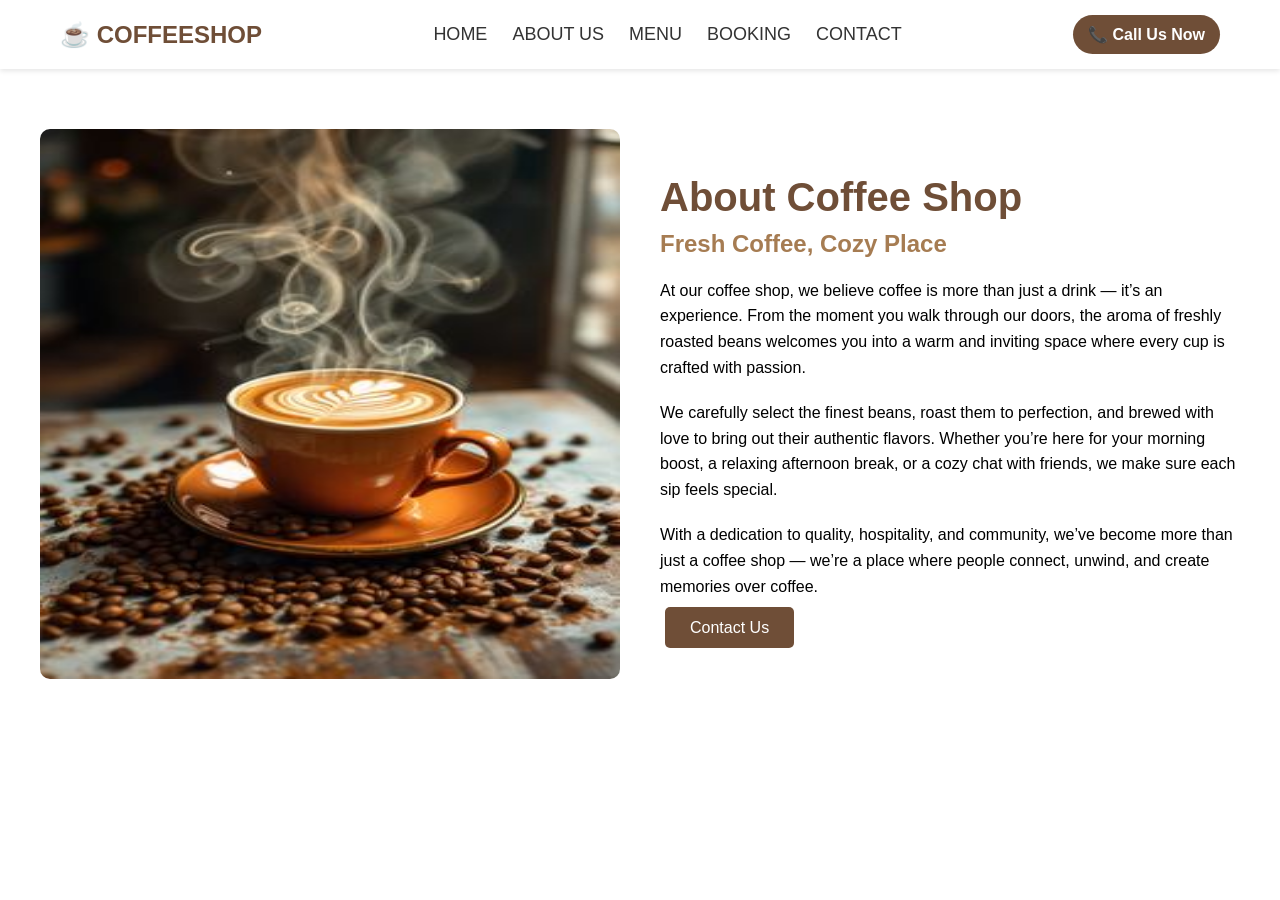
<file: about.html>
<!DOCTYPE html>
<html lang="en">
<head>
    <meta charset="UTF-8">
    <meta name="viewport" content="width=device-width, initial-scale=1.0">
    <title>Coffee Shop</title>
    <link rel="stylesheet" href="style.css">
     <link rel="stylesheet" href="https://cdnjs.cloudflare.com/ajax/libs/font-awesome/6.5.0/css/all.min.css">
  <link rel="stylesheet" href="https://cdn.jsdelivr.net/npm/swiper@10/swiper-bundle.min.css" />

</head>
<body>
    <!-- ===== Sticky Header ===== -->
     <header class="site-header">
  <div class="container">
    <div class="logo">
      <a href="index.html">☕ CoffeeShop</a>
    </div>
    <nav class="navbar" id="navbar">
      <ul>
        <li><a href="index.html">Home</a></li>
        <li><a href="about.html">About Us</a></li>
        <li><a href="menu.html">Menu</a></li>
		<li><a href="booking.html">Booking</a></li>
        <li><a href="contact.html">Contact</a></li>
      </ul>
    </nav>
     <div class="call-btn">
      <a href="tel:+8801700000000">📞 Call Us Now</a>
      <button class="mobile-toggle" onclick="toggleMenu()">☰</button>
    </div>
  </div>
</header>
<!-- About Us -->
<section class="about-section">
    <div class="about-content">
        <!-- Image Column -->
        <div class="about-image">
            <img src="./images/cofff.jpg" alt="About Us Image" height="550px">
        </div>

        <!-- Text Column -->
        <div class="about-text">
            <h2>About Coffee Shop</h2>
            <h4>Fresh Coffee, Cozy Place</h4>
            <p>
               At our coffee shop, we believe coffee is more than just a drink — it’s an experience. From the moment you walk through our doors, the aroma of freshly roasted beans welcomes you into a warm and inviting space where every cup is crafted with passion.
</p><p>
We carefully select the finest beans, roast them to perfection, and brewed with love to bring out their authentic flavors. Whether you’re here for your morning boost, a relaxing afternoon break, or a cozy chat with friends, we make sure each sip feels special.
</p><p>
With a dedication to quality, hospitality, and community, we’ve become more than just a coffee shop — we’re a place where people connect, unwind, and create memories over coffee.
            </p>
            <a href="contact.html" class="btn">Contact Us</a>
        </div>
    </div>
</section>
</file>
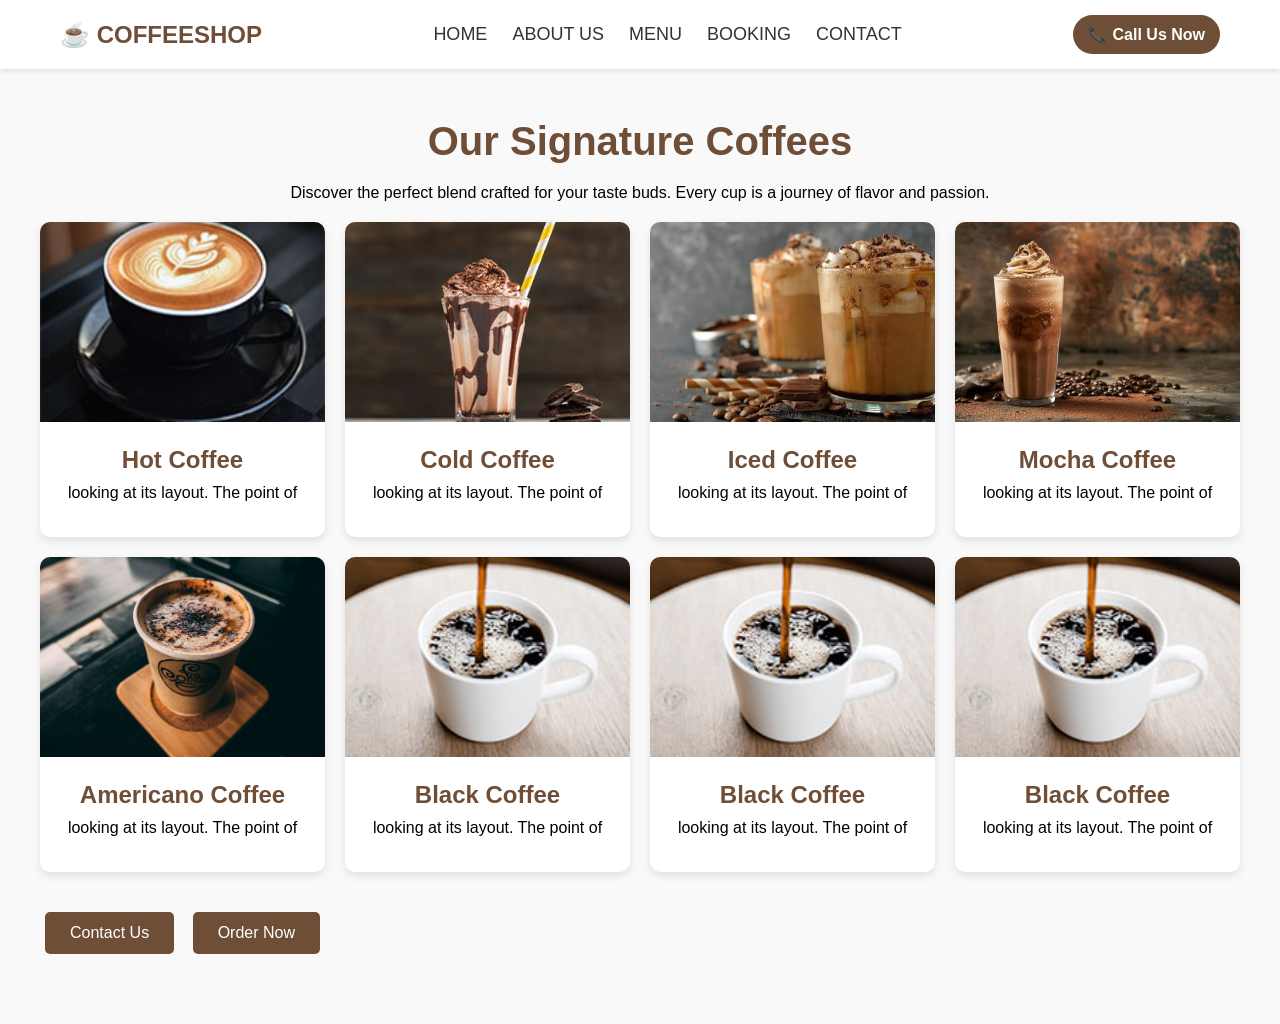
<file: menu.html>
<!DOCTYPE html>
<html lang="en">

<head>
    <meta charset="UTF-8">
    <meta name="viewport" content="width=device-width, initial-scale=1.0">
    <title>Coffee Shop</title>
    <link rel="stylesheet" href="style.css">
    <link rel="stylesheet" href="https://cdnjs.cloudflare.com/ajax/libs/font-awesome/6.5.0/css/all.min.css">
    <link rel="stylesheet" href="https://cdn.jsdelivr.net/npm/swiper@10/swiper-bundle.min.css" />

</head>

<body>
    <!-- ===== Sticky Header ===== -->
    <header class="site-header">
        <div class="container">
            <div class="logo">
                <a href="index.html">☕ CoffeeShop</a>
            </div>
            <nav class="navbar" id="navbar">
                <ul>
                    <li><a href="index.html">Home</a></li>
                    <li><a href="about.html">About Us</a></li>
                    <li><a href="menu.html">Menu</a></li>
                    <li><a href="booking.html">Booking</a></li>
                    <li><a href="contact.html">Contact</a></li>
                </ul>
            </nav>
            <div class="call-btn">
                <a href="tel:+8801700000000">📞 Call Us Now</a>
                <button class="mobile-toggle" onclick="toggleMenu()">☰</button>
            </div>
        </div>
    </header>
    <!-- Our Coffee Section -->

    <section class="our-coffee">

        <h2>Our Signature Coffees</h2>
        <p>Discover the perfect blend crafted for your taste buds. Every cup is a journey of flavor and passion.</p>


        <div class="coffee-grid">
            <div class="coffee-card">
                <img src="./images/menu-2.jpg" alt="Hot Coffee">
                <div class="coffee-card-content">
                    <h3>Hot Coffee</h3>
                    <p>looking at its layout. The point of</p>
                </div>
            </div>

            <div class="coffee-card">
                <img src="./images/menu-3.avif" alt="Cold Coffee">
                <div class="coffee-card-content">
                    <h3>Cold Coffee</h3>
                    <p>looking at its layout. The point of</p>
                </div>
            </div>

            <div class="coffee-card">
                <img src="./images/menu-7.avif" alt="Iced Coffee">
                <div class="coffee-card-content">
                    <h3>Iced Coffee</h3>
                    <p>looking at its layout. The point of</p>
                </div>
            </div>

            <div class="coffee-card">
                <img src="./images/menu-6.jpeg" alt="Mocha Coffee">
                <div class="coffee-card-content">
                    <h3>Mocha Coffee</h3>
                    <p>looking at its layout. The point of</p>
                </div>
            </div>


            <div class="coffee-card">
                <img src="./images/menu-11.jpg" alt="Americano Coffee">
                <div class="coffee-card-content">
                    <h3>Americano Coffee</h3>
                    <p>looking at its layout. The point of</p>
                </div>
            </div>

            <div class="coffee-card">
                <img src="./images/menu-0.jpg" alt="Black Coffee">

                <div class="coffee-card-content">
                    <h3>Black Coffee</h3>
                    <p>looking at its layout. The point of</p>
                </div>
            </div>


            <div class="coffee-card">
                <img src="./images/menu-0.jpg" alt="Black Coffee">

                <div class="coffee-card-content">
                    <h3>Black Coffee</h3>
                    <p>looking at its layout. The point of</p>
                </div>
            </div>

            <div class="coffee-card">
                <img src="./images/menu-0.jpg" alt="Black Coffee">

                <div class="coffee-card-content">
                    <h3>Black Coffee</h3>
                    <p>looking at its layout. The point of</p>
                </div>
            </div>

            <div class="menu-container">

                <a href="contact.html" class="btn">Contact Us</a>
                <a href="menu.html" class="btn"> Order Now</a>
            </div>
        </div>

    </section>
</file>
<file: style.css>
/* Reset */
* { margin:0; padding:0; box-sizing:border-box; }
body { font-family: Arial, sans-serif; }

/* Container */
.container {
  max-width: 1200px;
  margin: auto;
  display: flex;
  align-items: center;
  justify-content: space-between;
  padding: 15px 20px;
}

.menu-container {
    display: flex;
    justify-content: space-between;
}

/* Sticky Header */
.site-header {
  position: sticky;
  top: 0;
  background: #fff;
  box-shadow: 0 2px 5px rgba(0,0,0,0.1);
  z-index: 1000;
}

/* Logo */
.logo a {
  font-size: 24px;
  font-weight: bold;
  text-decoration: none;
  color: #6f4e37; /* coffee color */
  text-transform:uppercase;
}

/* Nav */
.navbar ul {
  display: flex;
  list-style: none;
  gap: 25px;
}
.navbar ul li a {
  text-decoration: none;
  color: #333;
  font-weight: 500;
  transition: color 0.3s;
  text-transform:uppercase;
  font-size:18px;
}
.navbar ul li a:hover {
  color: #6f4e37;
}

/* Call Button */
.call-btn {
  display: flex;
  align-items: center;
  gap: 10px;
}
.call-btn a {
  background: #6f4e37;
  color: #fff;
  padding: 10px 15px;
  border-radius: 25px;
  text-decoration: none;
  font-weight: bold;
  transition: background 0.3s;
}
.call-btn a:hover {
  background: #a67c52;
}

/* Mobile Toggle Button */
.mobile-toggle {
  display: none;
  background: none;
  border: none;
  font-size: 24px;
  cursor: pointer;
}

/* Responsive */
@media(max-width: 768px){
  .navbar {
    position: absolute;
    top: 70px;
    right: 0;
    width: 200px;
    background: #fff;
    border: 1px solid #ddd;
    display: none;
    flex-direction: column;
    padding: 10px;
  }
  .navbar.active { display: flex; }

  .navbar ul {
    flex-direction: column;
    gap: 10px;
  }

  .mobile-toggle {
    display: block;
  }
}

/*slider*/
.hero-slider {
    position: relative;
    width: 100%;
    height: 80vh;
    overflow: hidden;
}
.hero-slider .slide {
    position: absolute;
    width: 100%;
    height: 100%;
    background-size: cover;
    background-position: center;
    transition: opacity 1s ease-in-out;
    opacity: 0;
}
.hero-slider .slide.active {
    opacity: 1;
}
.hero-slider .overlay {
    position: absolute;
    top: 0; left: 0; right: 0; bottom: 0;
    background: rgba(0,0,0,0.5);
}
.hero-slider .content {
    position: absolute;
    top: 50%;
    left: 50%;
    transform: translate(-50%, -50%);
    text-align: center;
    color: white;
}
.hero-slider .content h1 {
    font-size: 3rem;
    margin-bottom: 10px;
}
.hero-slider .content p {
    font-size: 1.2rem;
    margin-bottom: 20px;
}
.hero-slider .content a {
    display: inline-block;
    padding: 10px 20px;
    margin: 5px;
    background: #6f4e37;
    color: white;
    text-decoration: none;
    border-radius: 5px;
}
.hero-slider .content a:hover {
    background: #a67c52;
}
/*about us*/
.about-section {
    padding: 60px 20px;
    background: #fff;
}
.about-content {
    display: flex;
    align-items: center;
    max-width: 1200px;
    margin: auto;
    gap: 40px;
}
.about-image {
    flex: 1;
}
.about-image img {
    width: 100%;
    border-radius: 10px;
}
.about-text {
    flex: 1;
}
.about-text h2 {
    font-size: 2.5rem;
    color: #6f4e37;
    margin-bottom: 10px;
}
.about-text h4 {
    font-size: 1.5rem;
    color: #a67c52;
    margin-bottom: 20px;
}
.about-text p {
    font-size: 1rem;
    line-height: 1.6;
    margin-bottom: 20px;
}
.about-text .btn, .btn {
    background: #6f4e37;
    color: white;
    padding: 12px 25px;
    border-radius: 5px;
    text-decoration: none;
    transition: background 0.3s ease; 
	
}
.btn {
	margin:20px 5px;
	
}
.about-text .btn:hover {
    background: #a67c52;
}
@media (max-width: 992px) {
    .about-content {
        flex-direction: column;
    }
}
/*featured*/

.features-section {
    padding: 60px 20px;
    background: #fff;
    text-align: center;
}
.features-title {
    font-size: 2.5rem;
    margin-bottom: 40px;
    color: #6f4e37;
    font-weight: bold;
}
.features-grid {
    display: grid;
    grid-template-columns: repeat(3, 1fr);
    gap: 40px;
    max-width: 1200px;
    margin: auto;
}
.feature-card {
    background: #f9f9f9;
    padding: 30px;
    border-radius: 10px;
    transition: transform 0.3s ease, box-shadow 0.3s ease;
}
.feature-card:hover {
    transform: translateY(-10px);
    box-shadow: 0px 4px 20px rgba(0,0,0,0.1);
}
.feature-icon {
    font-size: 50px;
    color: #6f4e37;
    margin-bottom: 20px;
}
.feature-card h3 {
    font-size: 1.5rem;
    margin-bottom: 15px;
}
.feature-card p {
    font-size: 1rem;
    color: #555;
}
@media (max-width: 992px) {
    .features-grid {
        grid-template-columns: repeat(2, 1fr);
    }
}
@media (max-width: 576px) {
    .features-grid {
        grid-template-columns: 1fr;
    }
}


/*our coffee */


.our-coffee {
    padding: 50px 20px;
    background: #f9f9f9;
	 text-align: center;
}
.our-coffee h2 {
    text-align: center;
    font-size: 2.5rem;
    margin-bottom: 20px;
    color: #6f4e37;
}
.coffee-grid {
    display: grid;
    grid-template-columns: repeat(4, 1fr); /* 4 columns fixed */
    gap: 20px;
	max-width: 1200px;
	
  margin: 0 auto;
   margin-top: 20px;
   

}
@media (max-width: 1200px) {
    .coffee-grid {
        grid-template-columns: repeat(3, 1fr); /* 3 columns on medium screens */
    }
}
@media (max-width: 768px) {
    .coffee-grid {
        grid-template-columns: repeat(2, 1fr); /* 2 columns on small screens */
    }
}
@media (max-width: 480px) {
    .coffee-grid {
        grid-template-columns: 1fr; /* 1 column on mobile */
    }
}
.our-coffee .container{

	justify-content: center;
}
.coffee-card {
    background: white;
    border-radius: 10px;
    overflow: hidden;
    box-shadow: 0px 4px 8px rgba(0,0,0,0.1);
    transition: transform 0.3s ease;
	
	align-items: center; /* center text and button */
    text-align: center;
}
.coffee-card:hover {
    transform: translateY(-5px);
}
.coffee-card img {
    width: 100%;
    height: 200px;
    object-fit: cover;
}
.coffee-card-content {
    padding: 20px;
}
.coffee-card-content h3 {
    font-size: 1.5rem;
    margin-bottom: 10px;
    color: #6f4e37;
}
.coffee-card-content p {
    font-size: 1rem;
    margin-bottom: 15px;
}
.coffee-card-content .btn {
    display: inline-block;
    background: #6f4e37;
    color: white;
    padding: 10px 15px;
    border-radius: 5px;
    text-decoration: none;
}
.coffee-card-content .btn:hover {
    background: #a67c52;
}

/*funfact*/
.funfact-section {
    padding: 60px 20px;
    background: linear-gradient(rgba(0,0,0,0.6), rgba(0,0,0,0.6)), url('https://images.unsplash.com/photo-1509042239860-f550ce710b93?auto=format&fit=crop&w=1350&q=80') center/cover no-repeat;
    position: relative;
    color: white;
}
.funfact-content {
    position: relative;
    z-index: 2;
    max-width: 1200px;
    margin: auto;
}
.funfact-title {
    text-align: center;
    font-size: 2.8rem;
    margin-bottom: 50px;
    font-weight: bold;
}
.funfact-grid {
    display: grid;
    grid-template-columns: repeat(3, 1fr);
    gap: 30px;
    text-align: center;
}
@media (max-width: 992px) {
    .funfact-grid {
        grid-template-columns: repeat(2, 1fr);
    }
}
@media (max-width: 576px) {
    .funfact-grid {
        grid-template-columns: 1fr;
    }
}
.funfact-card {
    background: rgba(255,255,255,0.05);
    border-radius: 10px;
    padding: 30px 20px;
    transition: transform 0.3s ease, background 0.3s ease;
}
.funfact-card:hover {
    transform: translateY(-10px);
    background: rgba(255,255,255,0.1);
}
.funfact-card h3 {
    font-size: 3rem;
    font-weight: bold;
    margin-bottom: 10px;
}
.funfact-card p {
    font-size: 1.2rem;
}

/*testimonials*/

.testimonial-section {
    padding: 60px 20px;
    background: #f9f9f9;
}
.testimonial-title {
    text-align: center;
    font-size: 2.8rem;
    margin-bottom: 40px;
    color: #6f4e37;
    font-weight: bold;
}
.swiper {
    padding: 20px 0;
	max-width:1200px;
	margin:0 auto;
}
.testimonial-card {
    background: white;
    border-radius: 10px;
    padding: 20px;
    box-shadow: 0px 4px 10px rgba(0,0,0,0.1);
    height: 100%;
}
.testimonial-card p {
    font-style: italic;
    font-size: 1rem;
    margin-bottom: 15px;
}
.testimonial-card h3 {
    font-size: 1.2rem;
    font-weight: bold;
    color: #333;
}
.testimonial-card .rating {
    color: #f4b400;
}

/*offer*/
.offer-section {
    padding: 50px 20px;
    background: #f9f9f9;
}
.offer-section h2 {
    text-align: center;
    font-size: 2.5rem;
    margin-bottom: 40px;
    color: #6f4e37;
}
.offer-grid {
    display: grid;
    grid-template-columns: repeat(2, 1fr); /* 2 columns */
    gap: 20px;
	max-width:1200px;
	margin:0 auto;
}
@media (max-width: 768px) {
    .offer-grid {
        grid-template-columns: 1fr; /* mobile view */
    }
}
.offer-card {
    position: relative;
    height: 300px;
    border-radius: 10px;
    overflow: hidden;
    cursor: pointer;
    transition: transform 0.3s ease;
    display: flex;
    align-items: center;
    justify-content: center;
    color: white;
    text-align: center;
}
.offer-card:hover {
    transform: scale(1.02);
}
.offer-card::before {
    content: "";
    position: absolute;
    top: 0; left: 0; right: 0; bottom: 0;
    background: rgba(0,0,0,0.5);
    transition: background 0.3s ease;
}
.offer-card:hover::before {
    background: rgba(0,0,0,0.6);
}
.offer-content {
    position: relative;
    z-index: 2;
    padding: 20px;
}
.offer-content h3 {
    font-size: 2rem;
    margin-bottom: 10px;
}
.offer-content p {
    font-size: 1rem;
    margin-bottom: 15px;
}
.offer-content .btn {
    background: #6f4e37;
    color: white;
    padding: 10px 20px;
    border-radius: 5px;
    text-decoration: none;
}
.offer-content .btn:hover {
    background: #a67c52;
}
/*call to action*/
.cta-section {
    padding: 60px 20px;
    background: linear-gradient(rgba(0,0,0,0.6), rgba(0,0,0,0.6)), url('https://images.unsplash.com/photo-1509042239860-f550ce710b93?auto=format&fit=crop&w=1350&q=80') center/cover no-repeat;
    color: white;
    text-align: center;
    position: relative;
}
.cta-content {
    position: relative;
    z-index: 2;
    max-width: 900px;
    margin: auto;
}
.cta-section h2 {
    font-size: 2.8rem;
    margin-bottom: 20px;
}
.cta-section p {
    font-size: 1.2rem;
    margin-bottom: 30px;
}
.cta-section .btn {
    background: #6f4e37;
    color: white;
    padding: 12px 25px;
    border-radius: 5px;
    text-decoration: none;
    font-weight: bold;
    transition: background 0.3s ease;
}
.cta-section .btn:hover {
    background: #a67c52;
}
/* Footer */
.site-footer {
  background: #1e1e1e;
  color: #ddd;
 
  font-size: 14px;
}

.footer-top {
  display: grid;
  grid-template-columns: repeat(4, 1fr);
  gap: 30px;
  padding: 40px 20px;
}

.footer-col h3 {
  margin-bottom: 15px;
  color: #fff;
}
.footer-logo {
  font-size: 22px;
  color: #fff;
  margin-bottom: 10px;
}
.footer-col ul {
  list-style: none;
}
.footer-col ul li {
  margin-bottom: 8px;
}
.footer-col ul li a {
  text-decoration: none;
  color: #ddd;
  transition: color 0.3s;
}
.footer-col ul li a:hover {
  color: #fff;
}

/* Social Icons */
.social-icons {
  margin-top: 15px;
}
.social-icons a {
  color: #ddd;
  margin-right: 10px;
  font-size: 16px;
  transition: color 0.3s;
}
.social-icons a:hover {
  color: #fff;
}

/* Bottom Footer */
.footer-bottom {
  background: #111;
  text-align: center;
  padding: 15px;
  font-size: 13px;
  color: #bbb;
}

/* Responsive */
@media(max-width: 900px){
  .footer-top {
    grid-template-columns: 1fr 1fr;
  }
}
@media(max-width: 600px){
  .footer-top {
    grid-template-columns: 1fr;
    text-align: center;
  }
  .social-icons { justify-content: center; }
}

.footer-bottom {
  background: #111;
  text-align: center;
  padding: 15px;
  font-size: 13px;
  color: #bbb;
}

/* about us page */
.about-banner {
    position: relative;
    height: 250px; /* ব্যানারের উচ্চতা */
    display: flex;
    align-items: center;
    justify-content: center;
    background: url('bg_1.jpg') no-repeat center center/cover;
    text-align: center;
    overflow: hidden;
}

.about-banner .overlay {
    position: absolute;
    top: 0;
    left: 0;
    width: 100%;
    height: 100%;
    background: rgba(0,0,0,0.5); /* অন্ধকার overlay */
    z-index: 1;
}

.about-banner h1, .menu-heading h1 {
    position: relative;
    z-index: 2;
    font-size: 48px;
    font-weight: 700;
    color: #fff;
    text-transform: uppercase;
    letter-spacing: 2px;
    animation: fadeInDown 1.2s ease-out;
}

/* Responsive */
@media (max-width: 768px) {
    .about-banner {
        height: 180px;
    }
    .about-banner h1 {
        font-size: 32px;
    }
}

/* Animation */
@keyframes fadeInDown {
    from {
        opacity: 0;
        transform: translateY(-40px);
    }
    to {
        opacity: 1;
        transform: translateY(0);
    }
}



/*contact us */
  .contact-section {
            max-width: 800px; margin: 60px auto; background: #fff; padding: 30px;
            border-radius: 10px; box-shadow: 0 5px 15px rgba(0,0,0,0.1);
        }

   .contact-form input, .contact-form textarea {
            width: 100%; padding: 12px; margin: 10px 0;
            border: 1px solid #ddd; border-radius: 5px; font-size: 16px;
        }
        .contact-form textarea { max-height: 100px; resize: vertical; }
        .contact-form button {
            background: #6f4e37; color: #fff; border: none;
            padding: 12px 20px; font-size: 16px; border-radius: 5px;
            cursor: pointer; width: 100%;
            transition: background 0.3s ease;
        }
        .contact-form button:hover { background: #a67c52; }
        .success, .error { text-align: center; font-size: 16px; margin-bottom: 15px; }
        .success { color: green; }
        .error { color: red; }
		
		
		/*menu */
		
		   .menu-section { display: flex; width: 100%; min-height: 100vh; }
       .heading-column {
            flex: 1;
            background: url('https://images.unsplash.com/photo-1509042239860-f550ce710b93?auto=format&fit=crop&w=1200&q=80') no-repeat center center/cover;
            color: white;
            position: relative;
            display: flex;
            justify-content: center;
            align-items: center;
            padding: 50px;
        }
        .heading-column::before {
            content: "";
            position: absolute;
            top:0; left:0; right:0; bottom:0;
            background: rgba(0,0,0,0.6);
        }
        .heading-column h1 {
            position: relative;
            font-size: 48px;
        }
        .menu-column {
            flex: 1;
            padding: 30px;
            background: #f9f9f9;
        }
        .menu-list {
            display: grid;
            grid-template-columns: repeat(auto-fit, minmax(250px, 1fr));
            gap: 20px;
        }
        .menu-item {
            background: white;
            border-radius: 8px;
            box-shadow: 0 4px 10px rgba(0,0,0,0.1);
            padding: 15px;
            text-align: center;
        }
        .menu-item img {
            width: 100%;
            height: 200px;
            object-fit: cover;
            border-radius: 8px;
        }
        .menu-item h3 {
            margin: 10px 0;
            color: #6f4e37;
        }
        .menu-item p {
            font-size: 14px;
            color: #555;
        }
        .menu-item input[type="number"] {
            width: 60px;
            padding: 5px;
            margin-top: 10px;
            border: 1px solid #ccc;
            border-radius: 5px;
        }
        .book-btn {
            margin-top: 20px;
            padding: 12px;
            background: #6f4e37;
            color: white;
            border: none;
            border-radius: 5px;
            cursor: pointer;
            width: 100%;
            font-size: 16px;
        }
        .book-btn:hover {
            background: #a67c52;
        }
        @media(max-width: 992px) {
            .section { flex-direction: column; }
            .heading-column, .menu-column { flex: unset; width: 100%; }
        }
		
		
		/*booking*/
		
		.order-container { max-width: 600px; margin: 50px auto; background: white; padding: 30px; border-radius: 10px; }
        input, select { width: 100%; padding: 10px; margin: 10px 0; border-radius: 5px; border: 1px solid #ccc; }
        button { background: #6f4e37; color: white; padding: 12px; border: none; border-radius: 5px; cursor: pointer; }
        button:hover { background: #a67c52; }
        .success { color: green; text-align: center; }
		
		 table { width: 100%; border-collapse: collapse; margin-bottom: 20px; }
        th, td { border: 1px solid #ddd; padding: 10px; text-align: center; }
        th { background: #6f4e37; color: white; }
        input[type="number"] { width: 60px; }
        .total { font-size: 20px; font-weight: bold; }
        button { background: #6f4e37; color: white; padding: 10px; border: none; border-radius: 5px; cursor: pointer; }
        button:hover { background: #a67c52; }
		.confirmd {
  width: 100%;
  max-width: 400px;
  background: #fff;
  padding: 30px;
  border-radius: 12px;
  box-shadow: 0 6px 15px rgba(0,0,0,0.25);
  animation: fadeIn 0.6s ease-in-out;
  
  margin:100px auto;
  text-align: center;
}

.confirmd h2 {
  text-align: center;
  margin-bottom: 20px;
  color: #6f4e37;
  font-size: 28px;
}
.confirmd h5{
margin-top:40px;	
	
}
.confirmd a{
	
	text-decoration:none;
	
}
</file>
